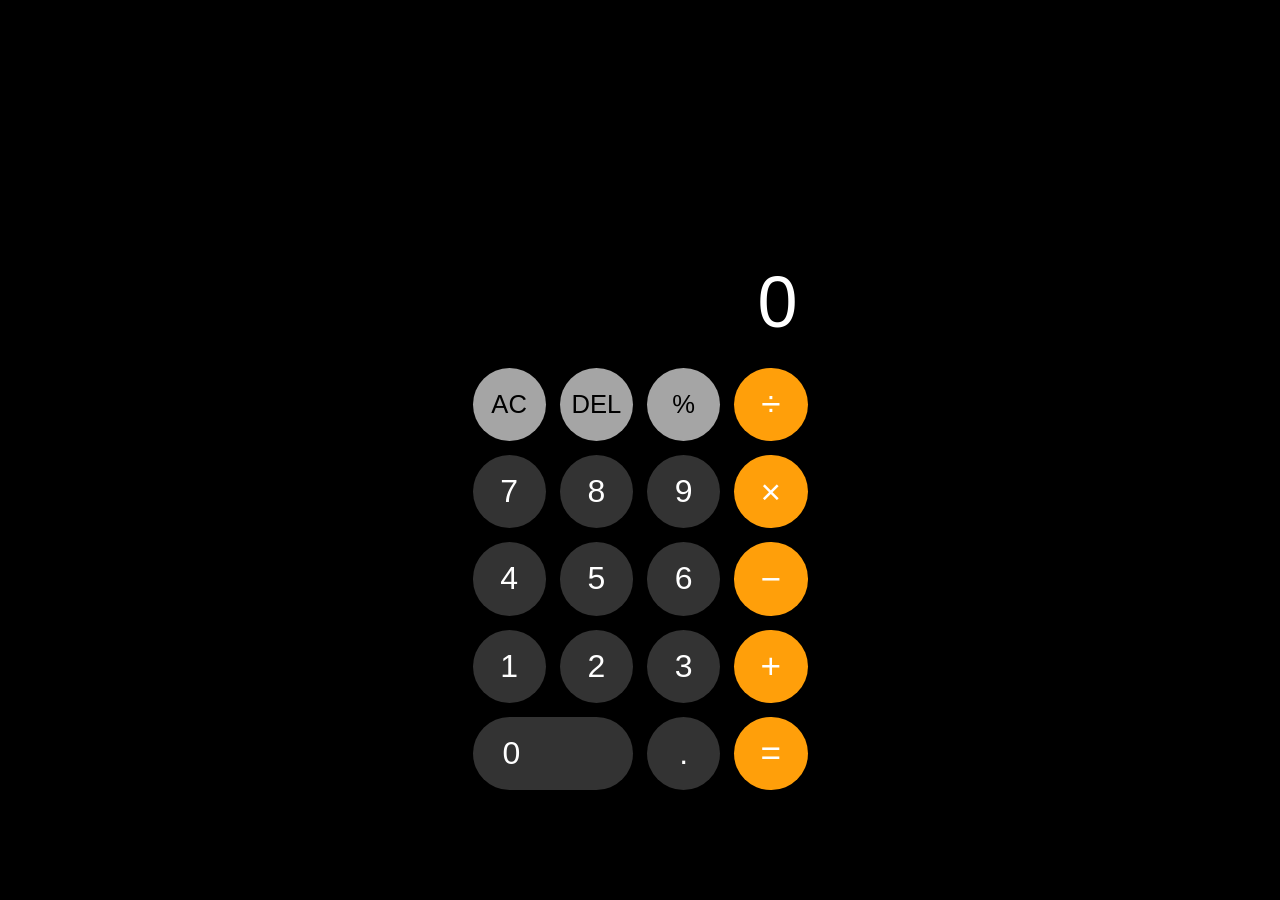
<file: Calculator/index.html>
<!DOCTYPE html>
<html lang="en">
<head>
    <meta charset="UTF-8">
    <meta name="viewport" content="width=device-width, initial-scale=1.0">
    <title>Beautiful Calculator</title>
    <link rel="stylesheet" href="style.css">
</head>
<body>

    <div class="calculator">
        <!-- Display Screen -->
        <div class="screen">
            <div class="previous-operand" id="previous-operand"></div>
            <div class="current-operand" id="current-operand">0</div>
        </div>

        <!-- Buttons Grid -->
        <div class="buttons">
            <button class="btn clear" onclick="clearScreen()">AC</button>
            <button class="btn delete" onclick="deleteNumber()">DEL</button>
            <button class="btn operator" onclick="appendOperator('%')">%</button>
            <button class="btn operator" onclick="appendOperator('/')">÷</button>

            <button class="btn number" onclick="appendNumber('7')">7</button>
            <button class="btn number" onclick="appendNumber('8')">8</button>
            <button class="btn number" onclick="appendNumber('9')">9</button>
            <button class="btn operator" onclick="appendOperator('*')">×</button>

            <button class="btn number" onclick="appendNumber('4')">4</button>
            <button class="btn number" onclick="appendNumber('5')">5</button>
            <button class="btn number" onclick="appendNumber('6')">6</button>
            <button class="btn operator" onclick="appendOperator('-')">−</button>

            <button class="btn number" onclick="appendNumber('1')">1</button>
            <button class="btn number" onclick="appendNumber('2')">2</button>
            <button class="btn number" onclick="appendNumber('3')">3</button>
            <button class="btn operator" onclick="appendOperator('+')">+</button>

            <button class="btn number zero" onclick="appendNumber('0')">0</button>
            <button class="btn number" onclick="appendNumber('.')">.</button>
            <button class="btn equals" onclick="calculate()">=</button>
        </div>
    </div>

    <!-- CODE DIRECTLY INSIDE HTML TO AVOID BROWSER CACHE ISSUES -->
    <script>
        const previousOperandElement = document.getElementById('previous-operand');
        const currentOperandElement = document.getElementById('current-operand');

        let currentOperand = '0';
        let previousOperand = '';
        let operation = undefined;
        let shouldResetScreen = false;

        function appendNumber(number) {
            if (shouldResetScreen) {
                if (operation === undefined && previousOperand.includes('=')) {
                    previousOperand = '';
                }
                currentOperand = '';
                shouldResetScreen = false;
            }
            if (number === '.' && currentOperand.includes('.')) return;
            if (currentOperand === '0' && number !== '.') {
                currentOperand = number;
            } else {
                currentOperand += number;
            }
            updateDisplay();
        }

        function appendOperator(op) {
            if (currentOperand === '' && previousOperand === '') return;
            
            if (currentOperand === '' && previousOperand !== '') {
                if (!previousOperand.includes('=')) {
                    operation = op;
                    updateDisplay();
                    return;
                }
            }
            
            if (previousOperand.includes('=')) {
                previousOperand = currentOperand;
            } else if (previousOperand !== '') {
                calculate();
            }
            
            operation = op;
            previousOperand = currentOperand;
            shouldResetScreen = true; 
            updateDisplay();
        }

        function calculate() {
            let computation;
            const prev = parseFloat(previousOperand);
            const current = parseFloat(currentOperand);
            
            if (isNaN(prev) || isNaN(current)) return;
            
            let displayOperator = operation;
            if (operation === '*') displayOperator = '×';
            if (operation === '/') displayOperator = '÷';
            if (operation === '-') displayOperator = '−';
            
            switch (operation) {
                case '+': computation = prev + current; break;
                case '-': computation = prev - current; break;
                case '*': computation = prev * current; break;
                case '/':
                    if (current === 0) {
                        alert("Cannot divide by zero!");
                        clearScreen();
                        return;
                    }
                    computation = prev / current;
                    break;
                case '%': computation = (prev * current) / 100; break;
                default: return;
            }
            
            previousOperand = `${prev} ${displayOperator} ${current} =`;
            currentOperand = computation.toString();
            operation = undefined;
            shouldResetScreen = true;
            updateDisplay();
        }

        function deleteNumber() {
            if (currentOperand === '0') return;
            if (currentOperand.length === 1) {
                currentOperand = '0';
            } else {
                currentOperand = currentOperand.slice(0, -1);
            }
            updateDisplay();
        }

        function clearScreen() {
            currentOperand = '0';
            previousOperand = '';
            operation = undefined;
            updateDisplay();
        }

        function updateDisplay() {
            currentOperandElement.innerText = currentOperand;
            
            let displayOperator = operation;
            if (operation === '*') displayOperator = '×';
            if (operation === '/') displayOperator = '÷';
            if (operation === '-') displayOperator = '−';

            if (operation != null) {
                previousOperandElement.innerText = `${previousOperand} ${displayOperator}`;
            } else if (previousOperand !== '') {
                previousOperandElement.innerText = previousOperand;
            } else {
                previousOperandElement.innerText = '';
            }
        }

        window.addEventListener('keydown', e => {
            if (e.key >= 0 && e.key <= 9) appendNumber(e.key);
            if (e.key === '.') appendNumber('.');
            if (e.key === '=') calculate();
            if (e.key === 'Enter') { e.preventDefault(); calculate(); }
            if (e.key === 'Backspace') deleteNumber();
            if (e.key === 'Escape') clearScreen();
            if (e.key === '+') appendOperator('+');
            if (e.key === '-') appendOperator('-');
            if (e.key === '*') appendOperator('*');
            if (e.key === '/') { e.preventDefault(); appendOperator('/'); }
            if (e.key === '%') appendOperator('%');
        });
    </script>
</body>
</html>
</file>
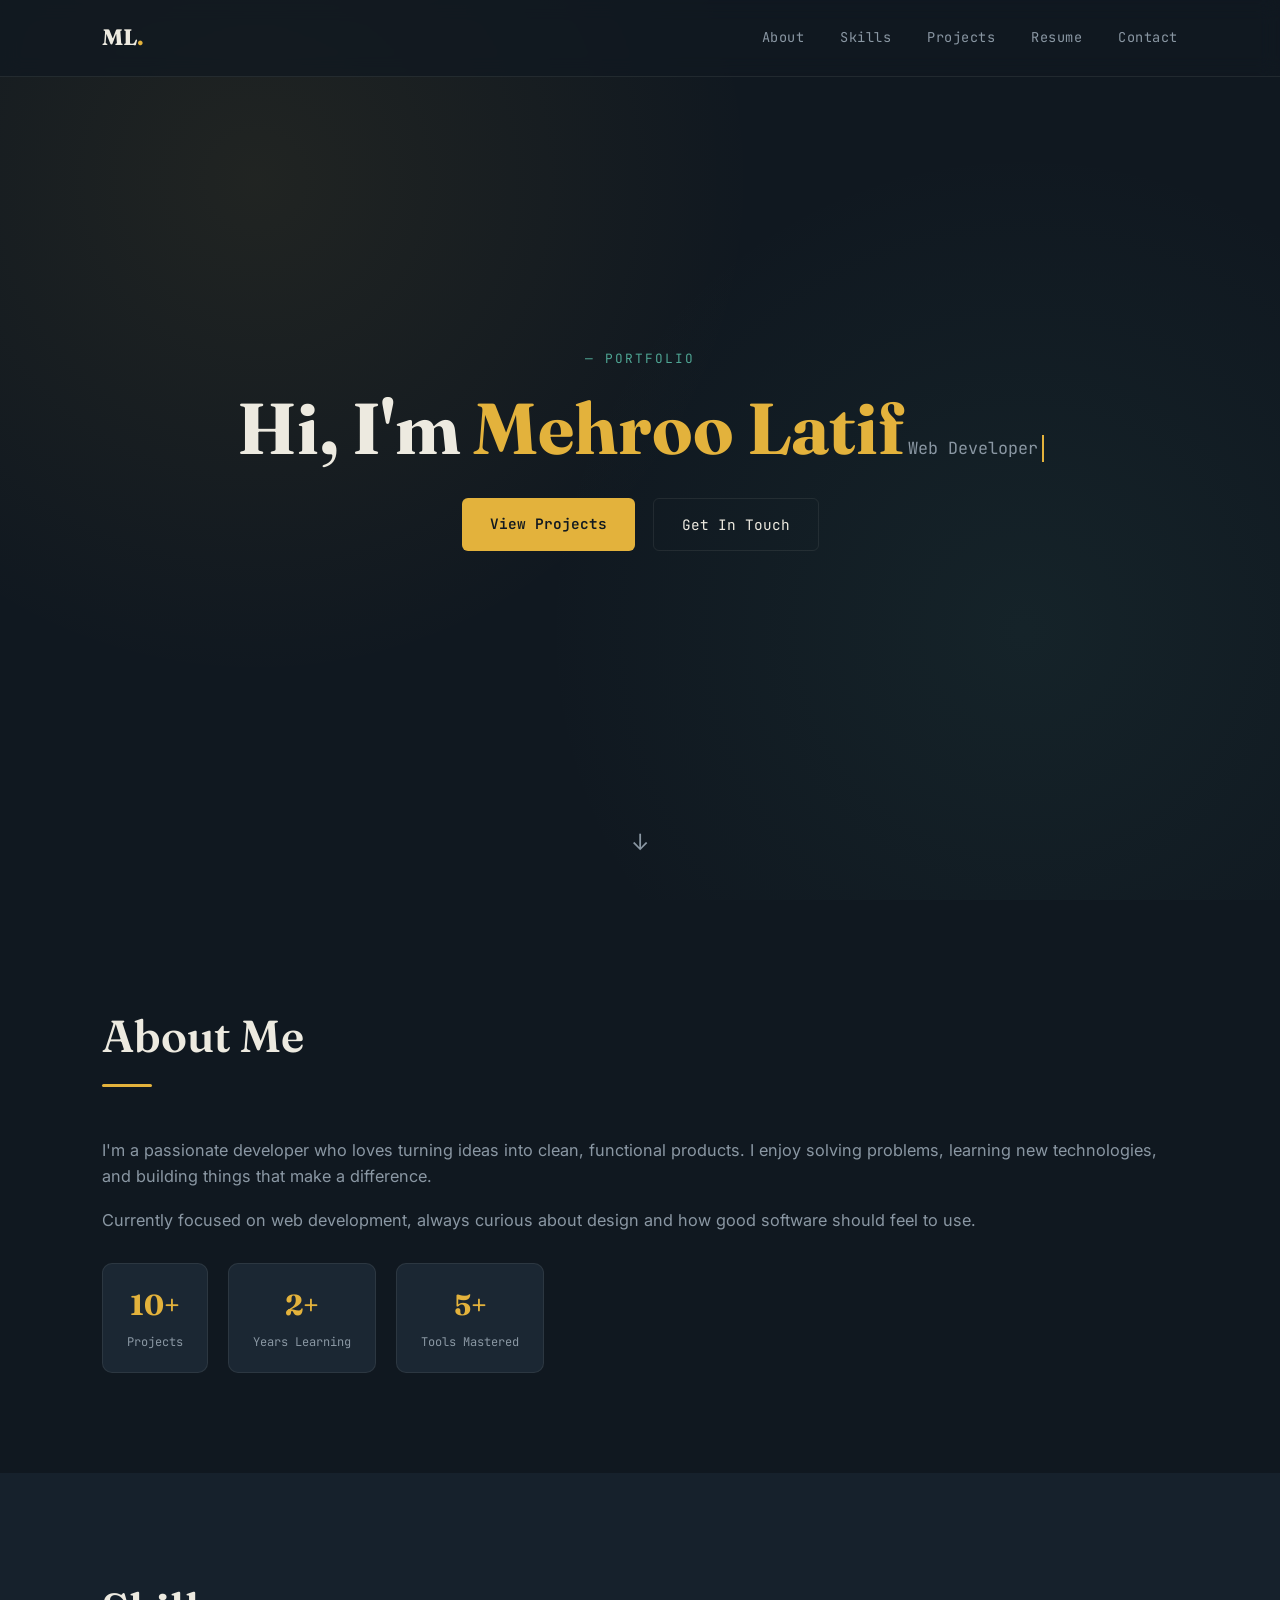
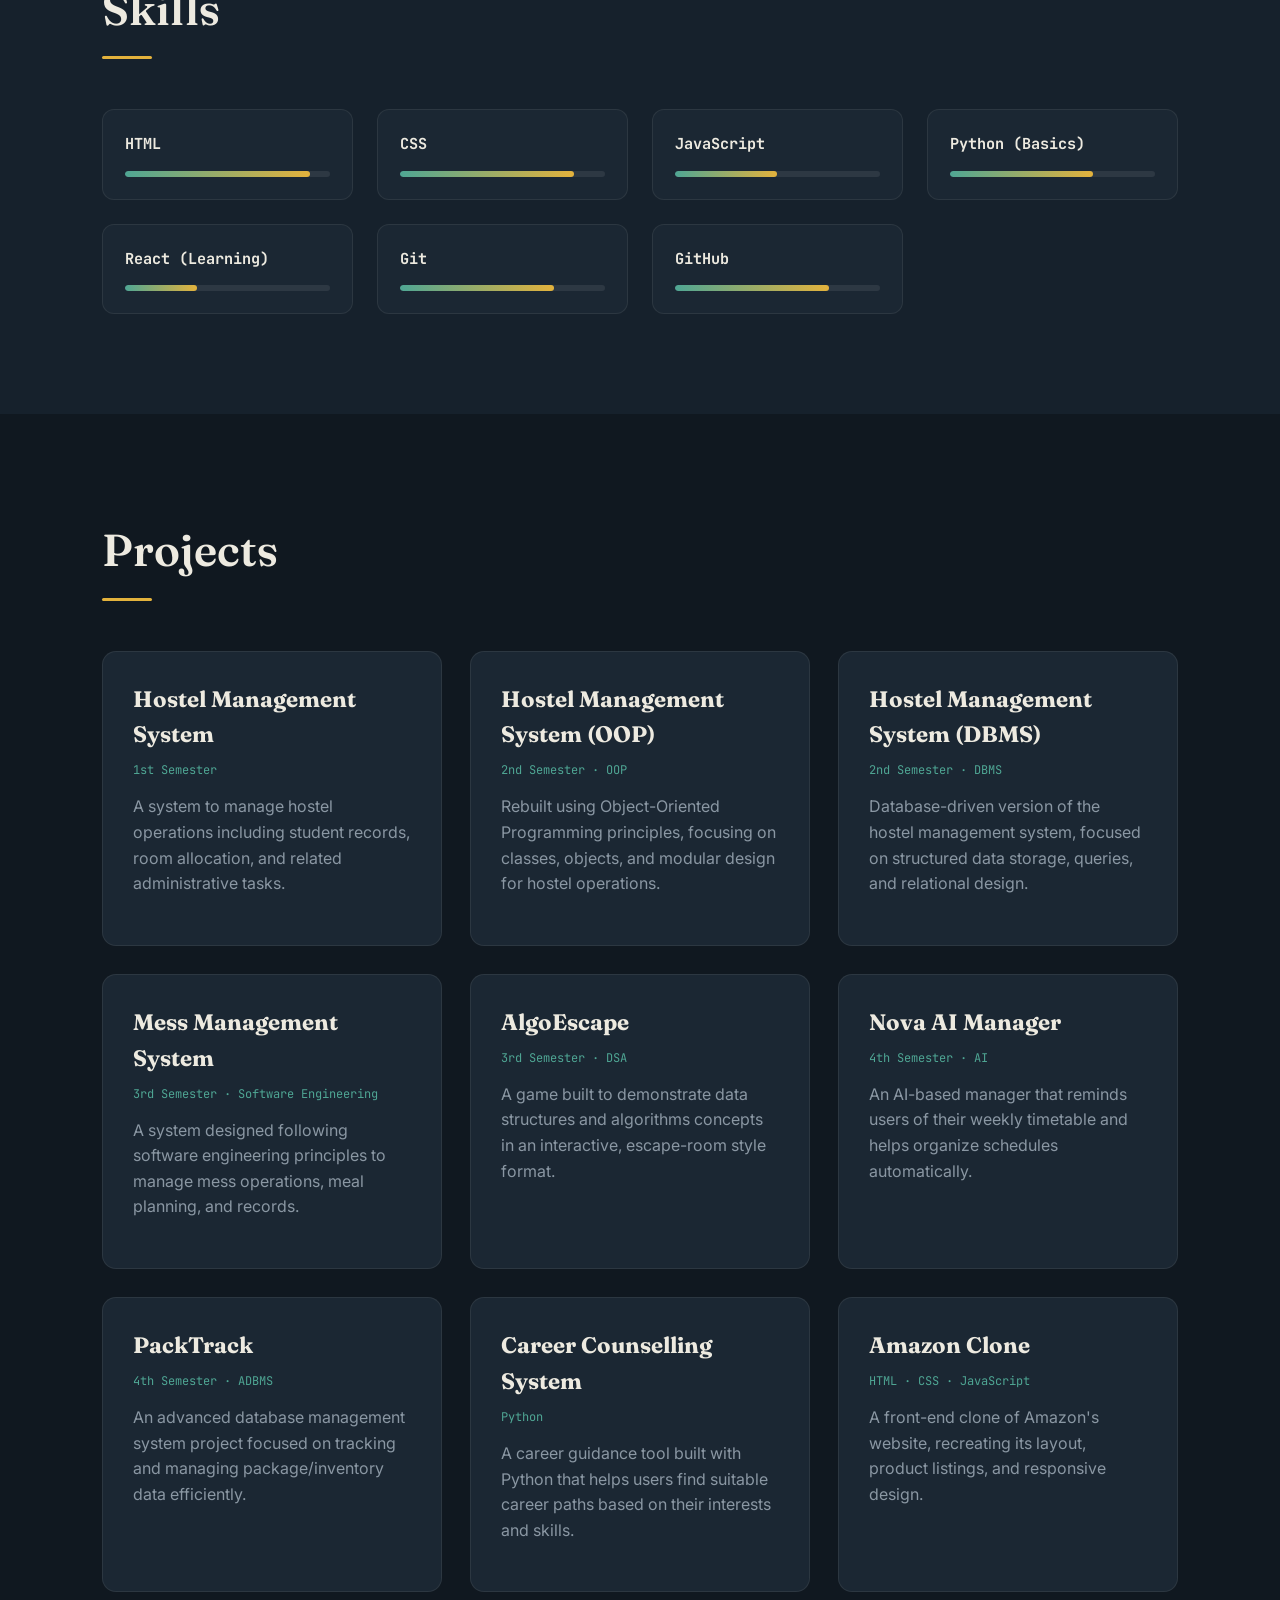
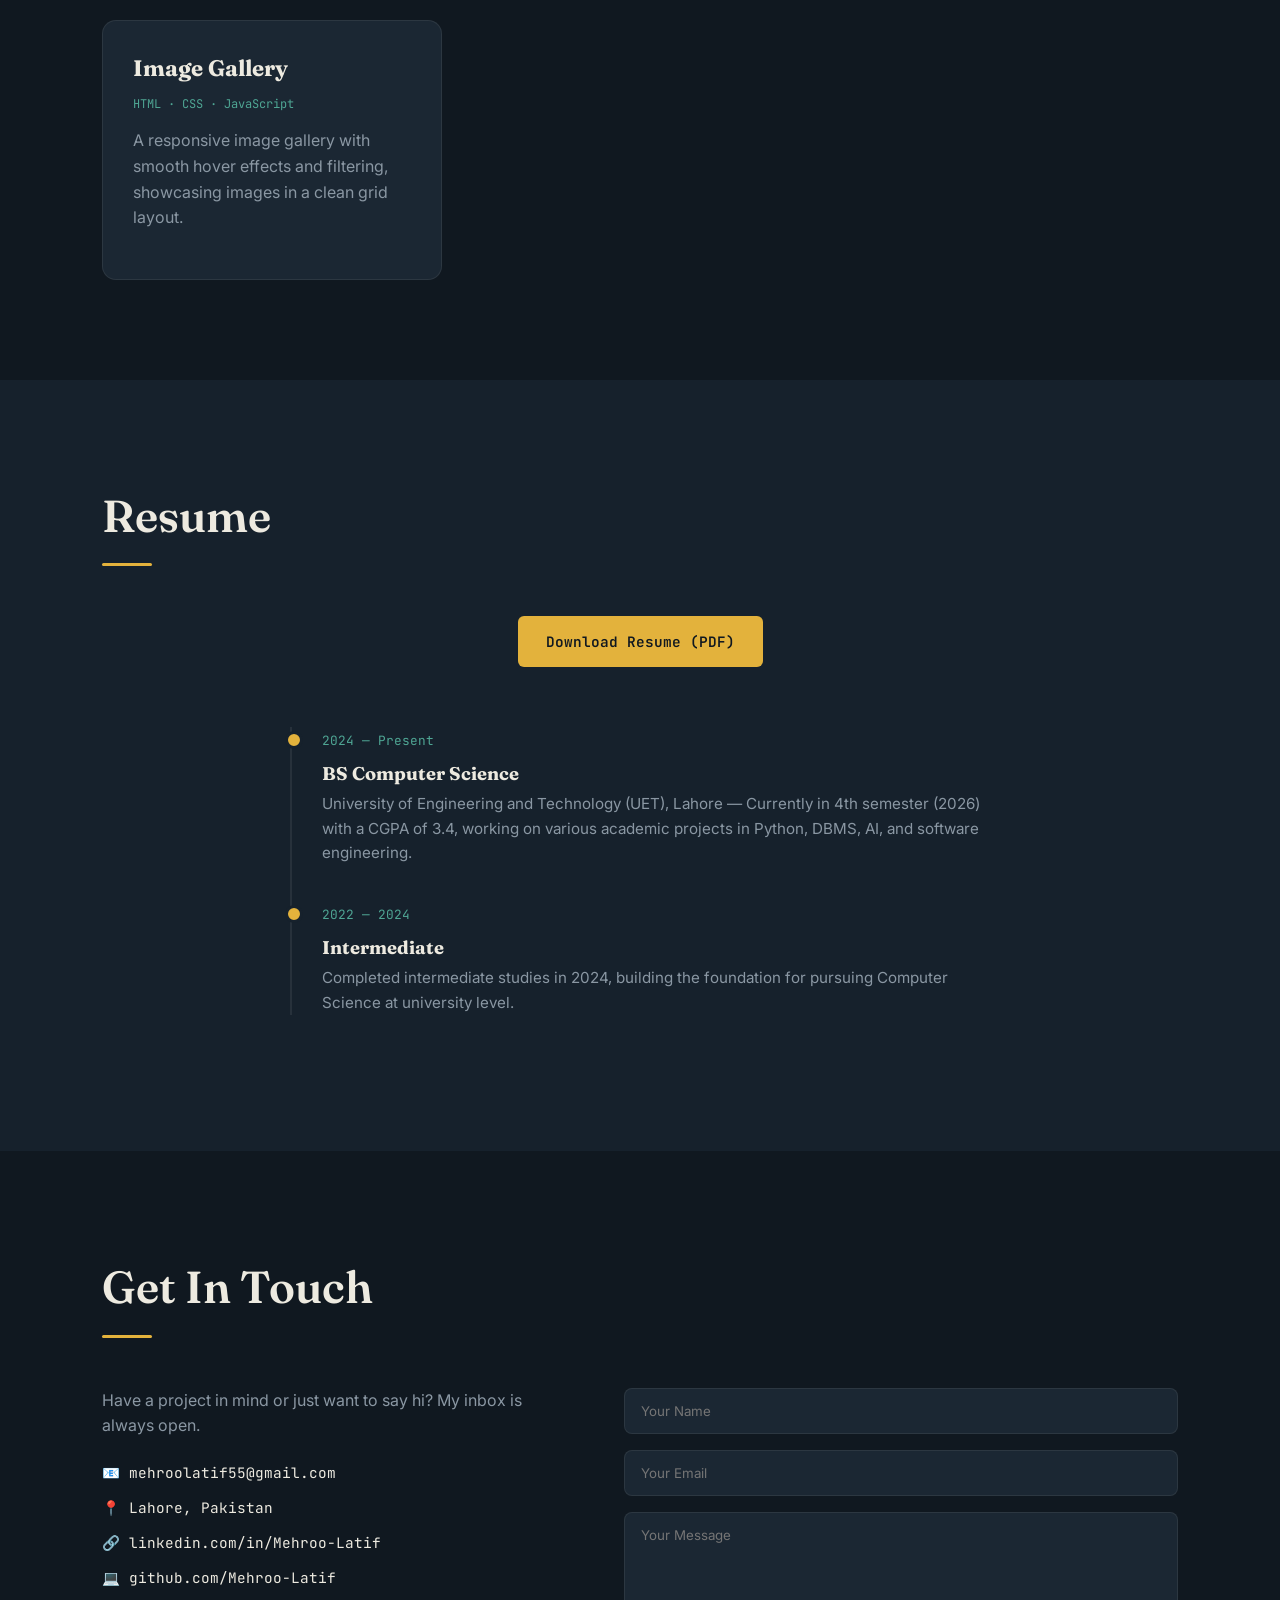
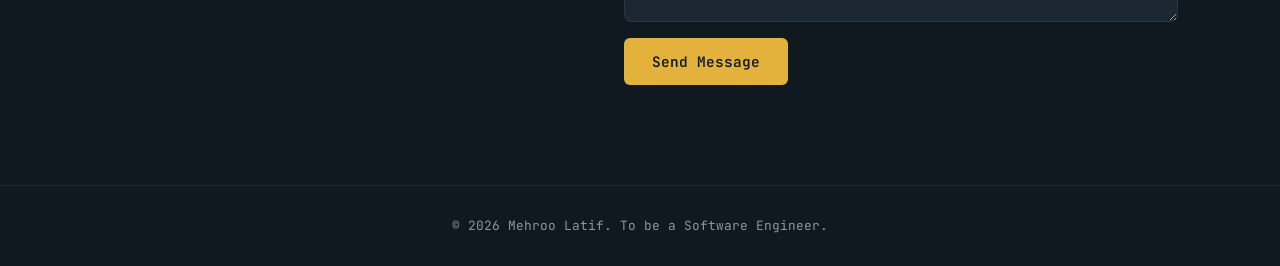
<file: Portfolio/index.html>
<!DOCTYPE html>
<html lang="en">
<head>
<meta charset="UTF-8">
<meta name="viewport" content="width=device-width, initial-scale=1.0">
<title> Portfolio</title>
<link rel="preconnect" href="https://fonts.googleapis.com">
<link href="https://fonts.googleapis.com/css2?family=Fraunces:opsz,wght@9..144,400;9..144,600;9..144,700&family=Inter:wght@400;500;600&family=JetBrains+Mono:wght@400;500&display=swap" rel="stylesheet">
<link rel="stylesheet" href="style.css">
</head>
<body>

<!-- ===== NAV ===== -->
<header class="navbar">
<a href="#hero" class="logo">ML<span>.</span></a>
  <nav class="nav-links">
    <a href="#about">About</a>
    <a href="#skills">Skills</a>
    <a href="#projects">Projects</a>
    <a href="#resume">Resume</a>
    <a href="#contact">Contact</a>
  </nav>
  <button class="nav-toggle" id="navToggle" aria-label="Toggle menu">
    <span></span><span></span><span></span>
  </button>
</header>

<!-- ===== HERO ===== -->
<section id="hero" class="hero">
  <div class="hero-content reveal">
    <p class="eyebrow">— Portfolio</p>
    <h1>Hi, I'm <span class="highlight">Mehroo Latif</span><span class="underline-svg"></span></h1>
    <p class="tagline" id="typedText"></p>
    <div class="hero-buttons">
      <a href="#projects" class="btn btn-primary">View Projects</a>
      <a href="#contact" class="btn btn-outline">Get In Touch</a>
    </div>
  </div>
  <a href="#about" class="scroll-cue" aria-label="Scroll down">↓</a>
</section>

<!-- ===== ABOUT ===== -->
<section id="about" class="section">
  <h2 class="section-title reveal">About Me</h2>
  <div class="about-grid">
    <div class="about-text reveal">
      <p>
        <!-- Apna intro yahan likhein -->
        I'm a passionate developer who loves turning ideas into clean,
        functional products. I enjoy solving problems, learning new
        technologies, and building things that make a difference.
      </p>
      <p>
        <!-- Ek aur paragraph — apna background, interests, goals -->
        Currently focused on web development, always curious about
        design and how good software should feel to use.
      </p>
      <div class="about-stats">
        <div class="stat-card">
          <span class="stat-num">10+</span>
          <span class="stat-label">Projects</span>
        </div>
        <div class="stat-card">
          <span class="stat-num">2+</span>
          <span class="stat-label">Years Learning</span>
        </div>
        <div class="stat-card">
          <span class="stat-num">5+</span>
          <span class="stat-label">Tools Mastered</span>
        </div>
      </div>
    </div>
   
</section>

<!-- ===== SKILLS ===== -->
<section id="skills" class="section alt-bg">
  <h2 class="section-title reveal">Skills</h2>
  <div class="skills-grid">
  <div class="skill-card reveal">
    <h3>HTML</h3>
    <div class="bar"><div class="fill" style="--w:90%"></div></div>
  </div>
  <div class="skill-card reveal">
    <h3>CSS</h3>
    <div class="bar"><div class="fill" style="--w:85%"></div></div>
  </div>
  <div class="skill-card reveal">
    <h3>JavaScript</h3>
    <div class="bar"><div class="fill" style="--w:50%"></div></div>
  </div>
  <div class="skill-card reveal">
    <h3>Python (Basics)</h3>
    <div class="bar"><div class="fill" style="--w:70%"></div></div>
  </div>
  <div class="skill-card reveal">
    <h3>React (Learning)</h3>
    <div class="bar"><div class="fill" style="--w:35%"></div></div>
  </div>
  <div class="skill-card reveal">
    <h3>Git</h3>
    <div class="bar"><div class="fill" style="--w:75%"></div></div>
  </div>
  <div class="skill-card reveal">
    <h3>GitHub</h3>
    <div class="bar"><div class="fill" style="--w:75%"></div></div>
  </div>
</div>
</section>

<!-- ===== PROJECTS ===== -->
<section id="projects" class="section">
  <h2 class="section-title reveal">Projects</h2>
 <div class="projects-grid">

  <!-- ===== SEMESTER PROJECTS ===== -->

  <div class="project-card reveal">
    <div class="project-inner">
      <h3>Hostel Management System</h3>
      <p class="project-tags">1st Semester</p>
      <p class="project-desc">
        A system to manage hostel operations including student records,
        room allocation, and related administrative tasks.
      </p>
    </div>
  </div>

  <div class="project-card reveal">
    <div class="project-inner">
      <h3>Hostel Management System (OOP)</h3>
      <p class="project-tags">2nd Semester · OOP</p>
      <p class="project-desc">
        Rebuilt using Object-Oriented Programming principles, focusing on
        classes, objects, and modular design for hostel operations.
      </p>
    </div>
  </div>

  <div class="project-card reveal">
    <div class="project-inner">
      <h3>Hostel Management System (DBMS)</h3>
      <p class="project-tags">2nd Semester · DBMS</p>
      <p class="project-desc">
        Database-driven version of the hostel management system, focused
        on structured data storage, queries, and relational design.
      </p>
    </div>
  </div>

  <div class="project-card reveal">
    <div class="project-inner">
      <h3>Mess Management System</h3>
      <p class="project-tags">3rd Semester · Software Engineering</p>
      <p class="project-desc">
        A system designed following software engineering principles to
        manage mess operations, meal planning, and records.
      </p>
    </div>
  </div>

  <div class="project-card reveal">
    <div class="project-inner">
      <h3>AlgoEscape</h3>
      <p class="project-tags">3rd Semester · DSA</p>
      <p class="project-desc">
        A game built to demonstrate data structures and algorithms
        concepts in an interactive, escape-room style format.
      </p>
    </div>
  </div>

  <div class="project-card reveal">
    <div class="project-inner">
      <h3>Nova AI Manager</h3>
      <p class="project-tags">4th Semester · AI</p>
      <p class="project-desc">
        An AI-based manager that reminds users of their weekly timetable
        and helps organize schedules automatically.
      </p>
    </div>
  </div>

  <div class="project-card reveal">
    <div class="project-inner">
      <h3>PackTrack</h3>
      <p class="project-tags">4th Semester · ADBMS</p>
      <p class="project-desc">
        An advanced database management system project focused on
        tracking and managing package/inventory data efficiently.
      </p>
    </div>
  </div>

  <!-- ===== OTHER PROJECTS ===== -->

  <div class="project-card reveal">
    <div class="project-inner">
      <h3>Career Counselling System</h3>
      <p class="project-tags">Python</p>
      <p class="project-desc">
        A career guidance tool built with Python that helps users
        find suitable career paths based on their interests and skills.
      </p>
    </div>
  </div>

  <div class="project-card reveal">
    <div class="project-inner">
      <h3>Amazon Clone</h3>
      <p class="project-tags">HTML · CSS · JavaScript</p>
      <p class="project-desc">
        A front-end clone of Amazon's website, recreating its layout,
        product listings, and responsive design.
      </p>
    </div>
  </div>

  <div class="project-card reveal">
    <div class="project-inner">
      <h3>Image Gallery</h3>
      <p class="project-tags">HTML · CSS · JavaScript</p>
      <p class="project-desc">
        A responsive image gallery with smooth hover effects and
        filtering, showcasing images in a clean grid layout.
      </p>
    </div>
  </div>

</div>
</section>

<!-- ===== RESUME ===== -->
<section id="resume" class="section alt-bg">
  <h2 class="section-title reveal">Resume</h2>
  <div class="resume-wrap reveal">
    <a href="your-resume.pdf" download class="btn btn-primary">Download Resume (PDF)</a>

    <div class="timeline">
  <div class="timeline-item">
    <span class="timeline-date">2024 — Present</span>
    <h4>BS Computer Science</h4>
    <p>University of Engineering and Technology (UET), Lahore — Currently in 4th semester (2026) with a CGPA of 3.4, working on various academic projects in Python, DBMS, AI, and software engineering.</p>
  </div>
  <div class="timeline-item">
    <span class="timeline-date">2022 — 2024</span>
    <h4>Intermediate</h4>
    <p>Completed intermediate studies in 2024, building the foundation for pursuing Computer Science at university level.</p>
  </div>
</div>
</section>

<!-- ===== CONTACT ===== -->
<section id="contact" class="section">
  <h2 class="section-title reveal">Get In Touch</h2>
  <div class="contact-grid reveal">
    <div class="contact-info">
      <p>Have a project in mind or just want to say hi? My inbox is always open.</p>
      <ul>
        <li>📧 mehroolatif55@gmail.com</li>
        <li>📍 Lahore, Pakistan</li>
        <li>🔗 linkedin.com/in/Mehroo-Latif</li>
        <li>💻 github.com/Mehroo-Latif</li>
      </ul>
    </div>
    
    <form class="contact-form" action="https://formspree.io/f/yourFormID" method="POST">
      <input type="text" name="name" placeholder="Your Name" required>
      <input type="email" name="email" placeholder="Your Email" required>
      <textarea name="message" rows="5" placeholder="Your Message" required></textarea>
      <button type="submit" class="btn btn-primary">Send Message</button>
    </form>
  </div>
</section>

<footer class="footer">
  <p>© 2026 Mehroo Latif. To be a Software Engineer.</p>
</footer>

<button id="backToTop" aria-label="Back to top">↑</button>

<script src="script.js"></script>
</body>
</html>
</file>
<file: Calculator/style.css>
/* style.css */

/* Reset aur Font */
* {
    margin: 0;
    padding: 0;
    box-sizing: border-box;
    font-family: -apple-system, BlinkMacSystemFont, "Segoe UI", Roboto, Helvetica, Arial, sans-serif;
}

/* Poora page mobile responsive wrapper banega */
body {
    display: flex;
    justify-content: center;
    align-items: center;
    min-height: 100vh;
    background-color: #000000; /* Pure black jese high-end phones ka background hota hai */
    padding: 20px;
}

/* Calculator Container - Bilkul Mobile Screen ke size aur shape ka */
.calculator {
    width: 100%;
    max-width: 375px; /* Standard iPhone/Android width */
    height: 720px;
    background-color: #000000;
    padding: 20px;
    display: flex;
    flex-direction: column;
    justify-content: flex-end; /* Everything pushed down like mobile apps */
}

/* Display Screen Area */
/* Display Screen Area */
/* Display Screen Area */
.screen {
    width: 100%;
    min-height: 160px; /* Thoda sa bada kiya taake dono lines sukoon se aein */
    padding: 20px 10px 10px 10px;
    display: flex;
    flex-direction: column;
    justify-content: flex-end; 
    align-items: flex-end; /* Text ko right side pe push karne ke liye */
    text-align: right;    /* Pura text right align rahega mobile ki tarah */
    word-wrap: break-word;
    word-break: break-all;
    margin-bottom: 20px;
}

/* OOPER wala sawal (Jo light show hona chahiye) */
.previous-operand {
    color: #888888 !important; /* Ek dam perfect light gray rang */
    font-size: 1.6rem; 
    font-weight: 300;
    min-height: 35px;
    margin-bottom: 10px;
    letter-spacing: 1px;
    width: 100%;
}

/* NEECHE wala main jawab */
.current-operand {
    color: #ffffff; 
    font-size: 4.5rem; 
    font-weight: 300;
    line-height: 1;
    width: 100%;
}
/* Buttons ka Grid Layout */
.buttons {
    display: grid;
    grid-template-columns: repeat(4, 1fr);
    gap: 14px; /* Proper spacing jise spacing misclick na ho */
}

/* Mobile style Gol (Circular) Buttons */
.btn {
    aspect-ratio: 1; /* Isse button perfectly square/round rehta hai */
    font-size: 2rem;
    font-weight: 400;
    border: none;
    border-radius: 50%; /* Perfectly circular buttons jese Apple calculator me hote hain */
    cursor: pointer;
    display: flex;
    justify-content: center;
    align-items: center;
    transition: background-color 0.15s ease, transform 0.05s ease;
    user-select: none;
    -webkit-tap-highlight-color: transparent; /* Mobile clicks par ajeeb blue box nahi aayega */
}

/* Mobile Touch / Click Effect */
.btn:active {
    transform: scale(0.92); /* Dabane par halke se andar dabega (Haptic feel) */
    filter: brightness(1.3);
}

/* Standard Numbers Styling (Dark Gray) */
.btn.number {
    background-color: #333333;
    color: #ffffff;
}

/* Top Rows (AC, DEL, %) - Light Gray */
.btn.clear, .btn.delete, .btn.operator[onclick*="%"] {
    background-color: #a5a5a5;
    color: #000000;
    font-size: 1.6rem;
    font-weight: 500;
}

/* Right Side Operators (+, -, *, /, =) - Premium Orange */
.btn.operator, .btn.equals {
    background-color: #ff9f0a;
    color: #ffffff;
    font-size: 2.2rem;
}

/* Hover state sirf desktop users ke liye (taki desktop pe bhi pyara lage) */
@media (hover: hover) {
    .btn.number:hover { background-color: #444444; }
    .btn.clear:hover, .btn.delete:hover { background-color: #d4d4d4; }
    .btn.operator:hover, .btn.equals:hover { background-color: #fca823; }
}

/* 0 Button thoda lamba hota hai standard mobile layouts me */
.btn.zero {
    grid-column: span 2;
    aspect-ratio: auto; /* Circle se capsule shape me lane ke liye */
    height: 73px; /* Standard button height ke mutabiq */
    border-radius: 40px;
    justify-content: flex-start;
    padding-left: 30px;
}
</file>
<file: Portfolio/style.css>
/* ===== RESET & VARIABLES ===== */
* { margin: 0; padding: 0; box-sizing: border-box; }

:root {
  --bg: #101820;
  --bg-alt: #16212c;
  --card: #1b2733;
  --text: #EDEAE0;
  --muted: #8a97a3;
  --gold: #E3B23C;
  --teal: #4FA694;
  --border: rgba(237,234,224,0.08);

  --font-display: 'Fraunces', serif;
  --font-body: 'Inter', sans-serif;
  --font-mono: 'JetBrains Mono', monospace;
}

html { scroll-behavior: smooth; }

body {
  background: var(--bg);
  color: var(--text);
  font-family: var(--font-body);
  line-height: 1.6;
  overflow-x: hidden;
}

img { max-width: 100%; display: block; }
a { text-decoration: none; color: inherit; }
ul { list-style: none; }

.section { padding: 100px 8%; }
.alt-bg { background: var(--bg-alt); }

.section-title {
  font-family: var(--font-display);
  font-size: clamp(2rem, 4vw, 2.8rem);
  font-weight: 600;
  margin-bottom: 50px;
  position: relative;
  display: inline-block;
}
.section-title::after {
  content: "";
  display: block;
  width: 50px;
  height: 3px;
  background: var(--gold);
  margin-top: 12px;
  border-radius: 2px;
}

/* ===== NAVBAR ===== */
.navbar {
  position: fixed;
  top: 0; left: 0; right: 0;
  display: flex;
  justify-content: space-between;
  align-items: center;
  padding: 20px 8%;
  background: rgba(16,24,32,0.75);
  backdrop-filter: blur(10px);
  z-index: 1000;
  border-bottom: 1px solid var(--border);
}

.logo {
  font-family: var(--font-display);
  font-size: 1.4rem;
  font-weight: 700;
}
.logo span { color: var(--gold); }

.nav-links { display: flex; gap: 36px; }
.nav-links a {
  font-family: var(--font-mono);
  font-size: 0.85rem;
  letter-spacing: 0.5px;
  color: var(--muted);
  position: relative;
  transition: color 0.3s ease;
}
.nav-links a::after {
  content: "";
  position: absolute;
  left: 0; bottom: -6px;
  width: 0%;
  height: 1px;
  background: var(--gold);
  transition: width 0.3s ease;
}
.nav-links a:hover,
.nav-links a.active { color: var(--text); }
.nav-links a:hover::after,
.nav-links a.active::after { width: 100%; }

.nav-toggle {
  display: none;
  flex-direction: column;
  gap: 5px;
  background: none;
  border: none;
  cursor: pointer;
}
.nav-toggle span {
  width: 24px; height: 2px;
  background: var(--text);
}

/* ===== HERO ===== */
.hero {
  min-height: 100vh;
  display: flex;
  flex-direction: column;
  align-items: center;
  justify-content: center;
  text-align: center;
  padding: 0 8%;
  position: relative;
  background:
    radial-gradient(circle at 20% 20%, rgba(227,178,60,0.08), transparent 40%),
    radial-gradient(circle at 80% 70%, rgba(79,166,148,0.08), transparent 40%);
}

.eyebrow {
  font-family: var(--font-mono);
  color: var(--teal);
  letter-spacing: 2px;
  text-transform: uppercase;
  font-size: 0.8rem;
  margin-bottom: 18px;
}

.hero h1 {
  font-family: var(--font-display);
  font-size: clamp(2.5rem, 6vw, 4.5rem);
  font-weight: 700;
  line-height: 1.15;
  position: relative;
  display: inline-block;
}
.highlight { color: var(--gold); }

.tagline {
  font-family: var(--font-mono);
  color: var(--muted);
  margin: 22px 0 36px;
  font-size: 1.05rem;
  min-height: 1.6em;
  border-right: 2px solid var(--gold);
  display: inline-block;
  padding-right: 4px;
}

.hero-buttons { display: flex; gap: 18px; justify-content: center; flex-wrap: wrap; }

.btn {
  font-family: var(--font-mono);
  font-size: 0.9rem;
  padding: 14px 28px;
  border-radius: 6px;
  transition: transform 0.25s ease, background 0.25s ease, box-shadow 0.25s ease;
  display: inline-block;
}
.btn-primary {
  background: var(--gold);
  color: #101820;
  font-weight: 600;
}
.btn-primary:hover {
  transform: translateY(-3px);
  box-shadow: 0 10px 25px rgba(227,178,60,0.25);
}
.btn-outline {
  border: 1px solid var(--border);
  color: var(--text);
}
.btn-outline:hover {
  border-color: var(--teal);
  color: var(--teal);
  transform: translateY(-3px);
}

.scroll-cue {
  position: absolute;
  bottom: 40px;
  font-size: 1.4rem;
  color: var(--muted);
  animation: bounce 2s infinite;
}
@keyframes bounce {
  0%, 100% { transform: translateY(0); }
  50% { transform: translateY(10px); }
}



.about-text p { color: var(--muted); margin-bottom: 18px; font-size: 1.02rem; }

.about-stats {
  display: flex;
  gap: 20px;
  margin-top: 30px;
  flex-wrap: wrap;
}
.stat-card {
  background: var(--card);
  border: 1px solid var(--border);
  padding: 18px 24px;
  border-radius: 10px;
  text-align: center;
  transition: transform 0.3s ease, border-color 0.3s ease;
}
.stat-card:hover {
  transform: translateY(-5px);
  border-color: var(--gold);
}
.stat-num {
  display: block;
  font-family: var(--font-display);
  font-size: 1.8rem;
  color: var(--gold);
  font-weight: 700;
}
.stat-label {
  font-family: var(--font-mono);
  font-size: 0.75rem;
  color: var(--muted);
}

.photo-frame {
  border: 1px solid var(--border);
  border-radius: 14px;
  overflow: hidden;
  aspect-ratio: 1/1;
  background: var(--card);
}
.photo-frame img { width: 100%; height: 100%; object-fit: cover; }

/* ===== SKILLS ===== */
.skills-grid {
  display: grid;
  grid-template-columns: repeat(auto-fit, minmax(220px, 1fr));
  gap: 24px;
}
.skill-card {
  background: var(--card);
  border: 1px solid var(--border);
  padding: 22px;
  border-radius: 12px;
  transition: transform 0.3s ease, border-color 0.3s ease;
}
.skill-card:hover {
  transform: translateY(-6px);
  border-color: var(--teal);
}
.skill-card h3 {
  font-family: var(--font-mono);
  font-size: 0.95rem;
  margin-bottom: 14px;
  color: var(--text);
}
.bar {
  height: 6px;
  background: rgba(255,255,255,0.08);
  border-radius: 4px;
  overflow: hidden;
}
.fill {
  height: 100%;
  width: 0%;
  background: linear-gradient(90deg, var(--teal), var(--gold));
  border-radius: 4px;
  transition: width 1.2s ease;
}
.skill-card.in-view .fill { width: var(--w); }

/* ===== PROJECTS ===== */
.projects-grid {
  display: grid;
  grid-template-columns: repeat(auto-fit, minmax(300px, 1fr));
  gap: 28px;
}
.project-card {
  background: var(--card);
  border: 1px solid var(--border);
  border-radius: 14px;
  padding: 30px;
  transition: transform 0.35s ease, box-shadow 0.35s ease, border-color 0.35s ease;
  position: relative;
  overflow: hidden;
}
.project-card::before {
  content: "";
  position: absolute;
  top: 0; left: 0;
  width: 4px; height: 100%;
  background: var(--gold);
  transform: scaleY(0);
  transform-origin: bottom;
  transition: transform 0.35s ease;
}
.project-card:hover {
  transform: translateY(-8px);
  box-shadow: 0 20px 40px rgba(0,0,0,0.35);
  border-color: transparent;
}
.project-card:hover::before { transform: scaleY(1); }

.project-card h3 {
  font-family: var(--font-display);
  font-size: 1.4rem;
  margin-bottom: 8px;
}
.project-tags {
  font-family: var(--font-mono);
  font-size: 0.75rem;
  color: var(--teal);
  margin-bottom: 14px;
}
.project-desc { color: var(--muted); margin-bottom: 18px; }
.project-links { display: flex; gap: 20px; }
.project-links a {
  font-family: var(--font-mono);
  font-size: 0.85rem;
  color: var(--gold);
  transition: opacity 0.25s ease;
}
.project-links a:hover { opacity: 0.7; }

/* ===== RESUME ===== */
.resume-wrap { text-align: center; }
.timeline {
  margin-top: 60px;
  max-width: 700px;
  margin-left: auto;
  margin-right: auto;
  text-align: left;
  border-left: 2px solid var(--border);
  padding-left: 30px;
}
.timeline-item { margin-bottom: 36px; position: relative; }
.timeline-item::before {
  content: "";
  position: absolute;
  left: -37px;
  top: 4px;
  width: 12px; height: 12px;
  border-radius: 50%;
  background: var(--gold);
  border: 3px solid var(--bg-alt);
}
.timeline-date {
  font-family: var(--font-mono);
  color: var(--teal);
  font-size: 0.8rem;
}
.timeline-item h4 { font-family: var(--font-display); margin: 6px 0 4px; font-size: 1.15rem; }
.timeline-item p { color: var(--muted); font-size: 0.95rem; }

/* ===== CONTACT ===== */
.contact-grid {
  display: grid;
  grid-template-columns: 1fr 1.2fr;
  gap: 60px;
}
.contact-info p { color: var(--muted); margin-bottom: 22px; }
.contact-info ul li { margin-bottom: 12px; font-family: var(--font-mono); font-size: 0.9rem; }

.contact-form { display: flex; flex-direction: column; gap: 16px; }
.contact-form input,
.contact-form textarea {
  background: var(--card);
  border: 1px solid var(--border);
  border-radius: 8px;
  padding: 14px 16px;
  color: var(--text);
  font-family: var(--font-body);
  resize: vertical;
  transition: border-color 0.25s ease;
}
.contact-form input:focus,
.contact-form textarea:focus {
  outline: none;
  border-color: var(--gold);
}
.contact-form button { align-self: flex-start; border: none; cursor: pointer; }

/* ===== FOOTER ===== */
.footer {
  text-align: center;
  padding: 30px;
  color: var(--muted);
  font-family: var(--font-mono);
  font-size: 0.8rem;
  border-top: 1px solid var(--border);
}

/* ===== BACK TO TOP ===== */
#backToTop {
  position: fixed;
  bottom: 30px;
  right: 30px;
  width: 44px; height: 44px;
  border-radius: 50%;
  background: var(--gold);
  color: #101820;
  border: none;
  font-size: 1.1rem;
  cursor: pointer;
  opacity: 0;
  pointer-events: none;
  transition: opacity 0.3s ease, transform 0.3s ease;
  z-index: 999;
}
#backToTop.show { opacity: 1; pointer-events: auto; }
#backToTop:hover { transform: translateY(-4px); }

/* ===== SCROLL REVEAL ===== */
.reveal {
  opacity: 0;
  transform: translateY(30px);
  transition: opacity 0.7s ease, transform 0.7s ease;
}
.reveal.in-view { opacity: 1; transform: translateY(0); }

/* ===== RESPONSIVE ===== */
@media (max-width: 900px) {
  .about-grid, .contact-grid { grid-template-columns: 1fr; }
  .about-photo { order: -1; max-width: 280px; margin: 0 auto; }
}

@media (max-width: 768px) {
  .nav-links {
    position: fixed;
    top: 70px; right: 0;
    background: var(--bg-alt);
    flex-direction: column;
    width: 220px;
    padding: 24px;
    gap: 22px;
    border-left: 1px solid var(--border);
    transform: translateX(100%);
    transition: transform 0.3s ease;
  }
  .nav-links.open { transform: translateX(0); }
  .nav-toggle { display: flex; }
  .section { padding: 80px 6%; }
}

/* Respect reduced motion */
@media (prefers-reduced-motion: reduce) {
  * { animation: none !important; transition: none !important; }
  html { scroll-behavior: auto; }
}
</file>
